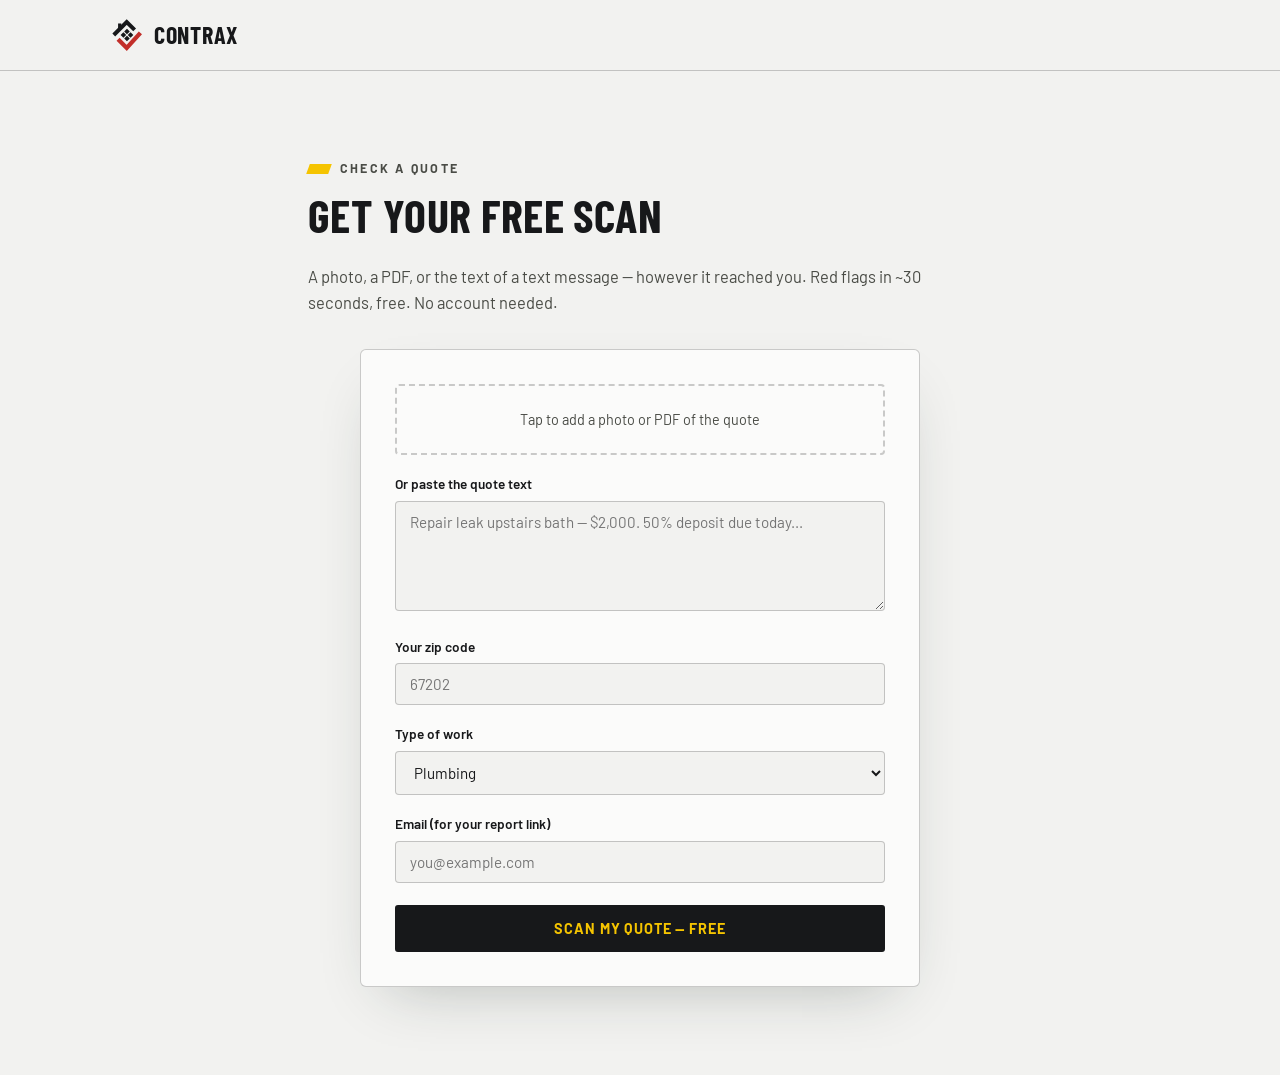
<file: check.html>
<!doctype html>
<html lang="en">
<head>
<meta charset="utf-8">
<meta name="viewport" content="width=device-width, initial-scale=1">
<title>Check a quote — Contrax</title>
<link rel="icon" href="data:image/svg+xml,%3Csvg xmlns='http://www.w3.org/2000/svg' viewBox='0 0 100 100'%3E%3Crect width='100' height='100' rx='14' fill='%2317181A'/%3E%3Cpath d='M16 50 52 14 74 36' stroke='%23F2F2F0' stroke-width='11' fill='none'/%3E%3Crect x='28' y='18' width='9' height='13' fill='%23F2F2F0'/%3E%3Cg fill='%23F2F2F0' transform='rotate(-45 52 50)'%3E%3Crect x='40' y='38' width='11' height='11'/%3E%3Crect x='54' y='38' width='11' height='11'/%3E%3Crect x='40' y='52' width='11' height='11'/%3E%3Crect x='54' y='52' width='11' height='11'/%3E%3C/g%3E%3Cpath d='M28 62 52 86 90 44' stroke='%23F5C400' stroke-width='12' fill='none'/%3E%3C/svg%3E">
<link rel="preconnect" href="https://fonts.googleapis.com">
<link rel="preconnect" href="https://fonts.gstatic.com" crossorigin>
<link href="https://fonts.googleapis.com/css2?family=Barlow+Condensed:wght@600;700&family=Barlow:wght@400;500;600;700&display=swap" rel="stylesheet">
<link rel="stylesheet" href="css/style.css">
<style>
.form-card{background:var(--paper-2);border:1px solid var(--line);border-radius:6px;padding:34px;max-width:560px;margin:0 auto;box-shadow:0 24px 60px -28px rgba(28,43,36,.3)}
.form-card label{display:block;font-size:.85rem;font-weight:600;margin:18px 0 6px}
.form-card input[type=text],.form-card input[type=email],.form-card select,.form-card textarea{
  width:100%;font-family:var(--font-body);font-size:.95rem;padding:11px 14px;
  border:1.5px solid var(--line);border-radius:4px;background:var(--paper);color:var(--ink);outline:none;
}
.form-card input:focus,.form-card select:focus,.form-card textarea:focus{border-color:var(--green)}
.form-card textarea{min-height:110px;resize:vertical}
.drop{border:2px dashed var(--line);border-radius:4px;padding:22px;text-align:center;font-size:.9rem;color:var(--ink-soft);cursor:pointer}
.drop.has-file{border-color:var(--green);color:var(--green);font-weight:600}
.form-err{color:var(--flag);font-size:.88rem;margin-top:14px;display:none}
</style>
</head>
<body>
<header class="site-head">
  <div class="wrap head-row">
    <a class="brand" href="index.html"><svg class="brand-mark" viewBox="0 0 100 100" aria-hidden="true"><path class="m-roof" d="M16 50 52 14 74 36"/><rect class="m-ink" x="28" y="18" width="9" height="13"/><g class="m-win" transform="rotate(-45 52 50)"><rect x="40" y="38" width="11" height="11"/><rect x="54" y="38" width="11" height="11"/><rect x="40" y="52" width="11" height="11"/><rect x="54" y="52" width="11" height="11"/></g><path class="m-check" d="M28 62 52 86 90 44"/></svg><span>Contrax</span></a>
  </div>
</header>
<main class="section">
  <div class="wrap wrap-narrow">
    <p class="eyebrow">Check a quote</p>
    <h2>Get your free scan</h2>
    <p style="color:var(--ink-soft);margin-bottom:34px">A photo, a PDF, or the text of a text message — however it reached you. Red flags in ~30 seconds, free. No account needed.</p>
    <form class="form-card" id="quoteForm">
      <div class="drop" id="drop" tabindex="0">Tap to add a photo or PDF of the quote</div>
      <input type="file" id="file" accept="image/jpeg,image/png,image/webp,image/gif,application/pdf" hidden>
      <label for="quoteText">Or paste the quote text</label>
      <textarea id="quoteText" placeholder="Repair leak upstairs bath — $2,000. 50% deposit due today..."></textarea>
      <label for="zip">Your zip code</label>
      <input type="text" id="zip" inputmode="numeric" maxlength="5" placeholder="67202" required>
      <label for="trade">Type of work</label>
      <select id="trade">
        <option value="plumbing">Plumbing</option>
        <option value="hvac">Heating &amp; cooling (HVAC)</option>
        <option value="roofing">Roofing</option>
        <option value="electrical">Electrical</option>
        <option value="other">Other</option>
      </select>
      <label for="email">Email (for your report link)</label>
      <input type="email" id="email" placeholder="you@example.com">
      <p class="form-err" id="err"></p>
      <button class="btn btn-solid" type="submit" id="submitBtn" style="width:100%;margin-top:22px">Scan my quote — free</button>
    </form>
  </div>
</main>
<script>
(function () {
  var drop = document.getElementById("drop"), fileInput = document.getElementById("file");
  drop.addEventListener("click", function () { fileInput.click(); });
  fileInput.addEventListener("change", function () {
    if (fileInput.files[0]) { drop.textContent = fileInput.files[0].name; drop.classList.add("has-file"); }
  });
  var form = document.getElementById("quoteForm"), err = document.getElementById("err"),
      btn = document.getElementById("submitBtn");
  form.addEventListener("submit", async function (e) {
    e.preventDefault(); err.style.display = "none";
    var fd = new FormData();
    fd.append("zip_code", document.getElementById("zip").value.trim());
    fd.append("trade", document.getElementById("trade").value);
    fd.append("email", document.getElementById("email").value.trim());
    fd.append("quote_text", document.getElementById("quoteText").value);
    if (fileInput.files[0]) fd.append("file", fileInput.files[0]);
    btn.disabled = true; btn.textContent = "Uploading…";
    try {
      var res = await fetch("/api/quotes", { method: "POST", body: fd });
      var data = await res.json();
      if (!res.ok) throw new Error(data.detail || "Something went wrong");
      if (data.checkout_url) window.location = data.checkout_url;
      else window.location = "report.html?id=" + data.report_id;
    } catch (ex) {
      err.textContent = ex.message; err.style.display = "block";
      btn.disabled = false; btn.textContent = "Scan my quote — free";
    }
  });
})();
</script>
</body>
</html>
</file>
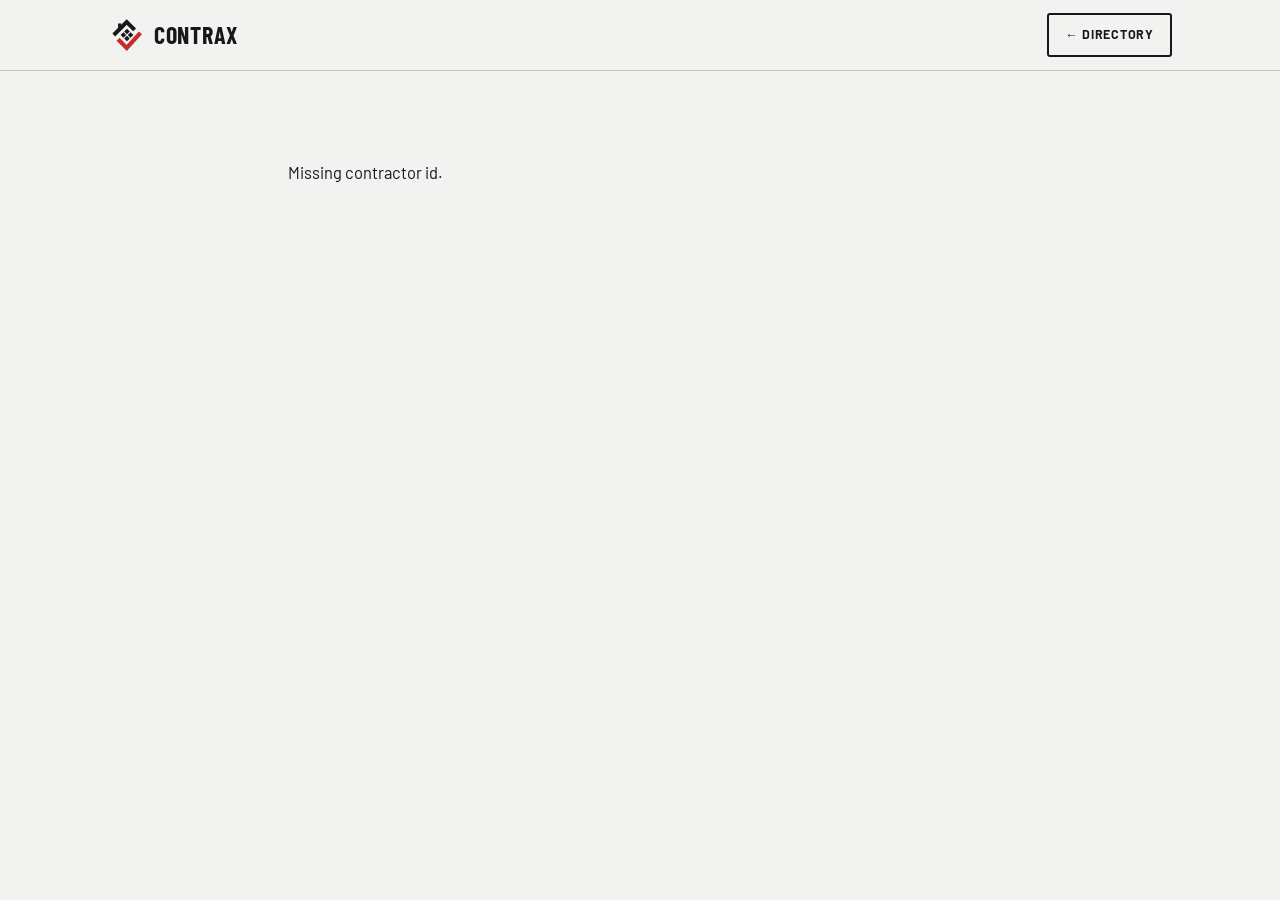
<file: contractor.html>
<!doctype html>
<html lang="en">
<head>
<meta charset="utf-8">
<meta name="viewport" content="width=device-width, initial-scale=1">
<title>Contractor record — Contrax</title>
<link rel="icon" href="data:image/svg+xml,%3Csvg xmlns='http://www.w3.org/2000/svg' viewBox='0 0 100 100'%3E%3Crect width='100' height='100' rx='14' fill='%2317181A'/%3E%3Cpath d='M16 50 52 14 74 36' stroke='%23F2F2F0' stroke-width='11' fill='none'/%3E%3Crect x='28' y='18' width='9' height='13' fill='%23F2F2F0'/%3E%3Cg fill='%23F2F2F0' transform='rotate(-45 52 50)'%3E%3Crect x='40' y='38' width='11' height='11'/%3E%3Crect x='54' y='38' width='11' height='11'/%3E%3Crect x='40' y='52' width='11' height='11'/%3E%3Crect x='54' y='52' width='11' height='11'/%3E%3C/g%3E%3Cpath d='M28 62 52 86 90 44' stroke='%23F5C400' stroke-width='12' fill='none'/%3E%3C/svg%3E">
<link rel="preconnect" href="https://fonts.googleapis.com">
<link rel="preconnect" href="https://fonts.gstatic.com" crossorigin>
<link href="https://fonts.googleapis.com/css2?family=Barlow+Condensed:wght@600;700&family=Barlow:wght@400;500;600;700&display=swap" rel="stylesheet">
<link rel="stylesheet" href="css/style.css">
<style>
.rec-card{background:var(--paper-2);border:1px solid var(--line);border-radius:6px;padding:30px;margin-bottom:22px}
.stat-grid{display:grid;grid-template-columns:repeat(3,1fr);gap:14px;margin-top:16px}
.stat{background:var(--paper);border-radius:4px;padding:14px 16px}
.stat b{display:block;font-family:var(--font-display);font-size:1.35rem;font-weight:600}
.stat span{font-size:.72rem;color:var(--ink-faint);letter-spacing:.05em;text-transform:uppercase}
.contact-form label{display:block;font-size:.85rem;font-weight:600;margin:14px 0 6px}
.contact-form input,.contact-form textarea{
  width:100%;font-family:var(--font-body);font-size:.93rem;padding:10px 13px;
  border:1.5px solid var(--line);border-radius:4px;background:var(--paper);color:var(--ink);outline:none;
}
.contact-form input:focus,.contact-form textarea:focus{border-color:var(--green)}
.contact-form textarea{min-height:90px;resize:vertical}
@media(max-width:640px){.stat-grid{grid-template-columns:repeat(2,1fr)}}
</style>
</head>
<body>
<header class="site-head">
  <div class="wrap head-row">
    <a class="brand" href="index.html" aria-label="Contrax home"><svg class="brand-mark" viewBox="0 0 100 100" aria-hidden="true"><path class="m-roof" d="M16 50 52 14 74 36"/><rect class="m-ink" x="28" y="18" width="9" height="13"/><g class="m-win" transform="rotate(-45 52 50)"><rect x="40" y="38" width="11" height="11"/><rect x="54" y="38" width="11" height="11"/><rect x="40" y="52" width="11" height="11"/><rect x="54" y="52" width="11" height="11"/></g><path class="m-check" d="M28 62 52 86 90 44"/></svg><span>Contrax</span></a>
    <a class="btn btn-ghost head-cta" style="margin-left:auto" href="contractors.html">&larr; Directory</a>
  </div>
</header>
<main class="section">
  <div class="wrap" style="max-width:760px" id="root">
    <p style="color:var(--ink-soft)">Loading record…</p>
  </div>
</main>
<script>
(function () {
  var id = new URLSearchParams(location.search).get("id");
  var root = document.getElementById("root");
  if (!id) { root.innerHTML = "<p>Missing contractor id.</p>"; return; }
  var TRADES = { plumbing: "Plumbing", hvac: "HVAC", roofing: "Roofing", electrical: "Electrical", other: "Other" };
  function esc(s) { var d = document.createElement("div"); d.textContent = s == null ? "" : String(s); return d.innerHTML; }

  function render(c) {
    var lic = c.license_status === "verified"
      ? '<span class="badge good">License verified · ' + esc(c.license_number) + "</span>"
      : '<span class="badge warn">No license on file</span>';
    var comp = c.complaints_3yr > 0
      ? '<span class="badge warn">' + c.complaints_3yr + " complaint" + (c.complaints_3yr > 1 ? "s" : "") + " (3 yr)</span>"
      : '<span class="badge good">0 complaints (3 yr)</span>';
    var tier = c.fair_quote_rate >= 80 ? "var(--green)" : c.fair_quote_rate >= 60 ? "var(--amber-deep)" : "var(--flag)";
    root.innerHTML =
      '<p class="eyebrow">Contractor record</p>' +
      "<h2>" + esc(c.name) + (c.featured ? ' <span class="spon-chip" style="position:static;vertical-align:middle;margin-left:8px">Sponsored</span>' : "") + "</h2>" +
      '<p style="color:var(--ink-faint);margin:-8px 0 14px">' + esc(TRADES[c.trade] || c.trade) + " · " + esc(c.city) + " · " + esc(c.phone) + "</p>" +
      "<div>" + lic + comp + "</div>" +
      '<div class="rec-card" style="margin-top:20px"><h3>The Contrax record</h3>' +
      '<p style="font-size:.85rem;color:var(--ink-faint)">Built from public records and quotes analyzed on Contrax. Cannot be bought, edited, or hidden.</p>' +
      '<div class="stat-grid">' +
        '<div class="stat"><b style="color:' + tier + '">' + c.fair_quote_rate + "</b><span>fair-quote score</span></div>" +
        '<div class="stat"><b>' + c.quotes_analyzed + "</b><span>quotes analyzed</span></div>" +
        '<div class="stat"><b>' + c.permits_12mo + "</b><span>permits (12 mo)</span></div>" +
        '<div class="stat"><b>' + c.complaints_3yr + "</b><span>complaints (3 yr)</span></div>" +
        '<div class="stat"><b>' + c.years + "</b><span>years in business</span></div>" +
        '<div class="stat"><b>' + (c.license_status === "verified" ? "Active" : "—") + "</b><span>license status</span></div>" +
      "</div></div>" +
      '<div class="rec-card"><h3>About</h3><p style="color:var(--ink-soft)">' + esc(c.blurb) + "</p></div>" +
      '<div class="rec-card"><h3>Request a quote</h3>' +
      '<p style="font-size:.9rem;color:var(--ink-soft)">Contrax sends your request and keeps the paper trail — so every quote you get back can be scanned for free.</p>' +
      '<form class="contact-form" id="cf">' +
        '<label for="cfName">Your name</label><input id="cfName" type="text" required>' +
        '<label for="cfEmail">Email</label><input id="cfEmail" type="email" required>' +
        '<label for="cfMsg">What do you need done?</label><textarea id="cfMsg" placeholder="Water heater is leaking from the base…"></textarea>' +
        '<button class="btn btn-solid btn-small" type="submit" style="margin-top:14px">Send request</button>' +
        '<p id="cfOut" style="margin-top:12px;font-size:.9rem"></p>' +
      "</form></div>" +
      '<p class="rp-src" style="font-size:.78rem;color:var(--ink-faint)">Records reflect public data at the time shown. Demo data during launch.</p>';

    document.getElementById("cf").addEventListener("submit", async function (e) {
      e.preventDefault();
      var out = document.getElementById("cfOut");
      try {
        var res = await fetch("/api/contractors/" + encodeURIComponent(id) + "/contact", {
          method: "POST",
          headers: { "content-type": "application/json" },
          body: JSON.stringify({
            name: document.getElementById("cfName").value,
            email: document.getElementById("cfEmail").value,
            message: document.getElementById("cfMsg").value
          })
        });
        var data = await res.json();
        if (!res.ok) throw new Error(data.detail || "Something went wrong");
        out.style.color = "var(--green)"; out.textContent = "Request sent. You'll hear back by email — scan any quote they send, free.";
      } catch (ex) {
        out.style.color = "#C22F2A"; out.textContent = ex.message;
      }
    });
  }

  fetch("/api/contractors/" + encodeURIComponent(id))
    .then(function (r) { return r.json().then(function (d) { if (!r.ok) throw new Error(d.detail || "Not found"); render(d); }); })
    .catch(function (ex) { root.innerHTML = '<p style="color:#C22F2A">' + esc(ex.message) + "</p>"; });
})();
</script>
</body>
</html>
</file>
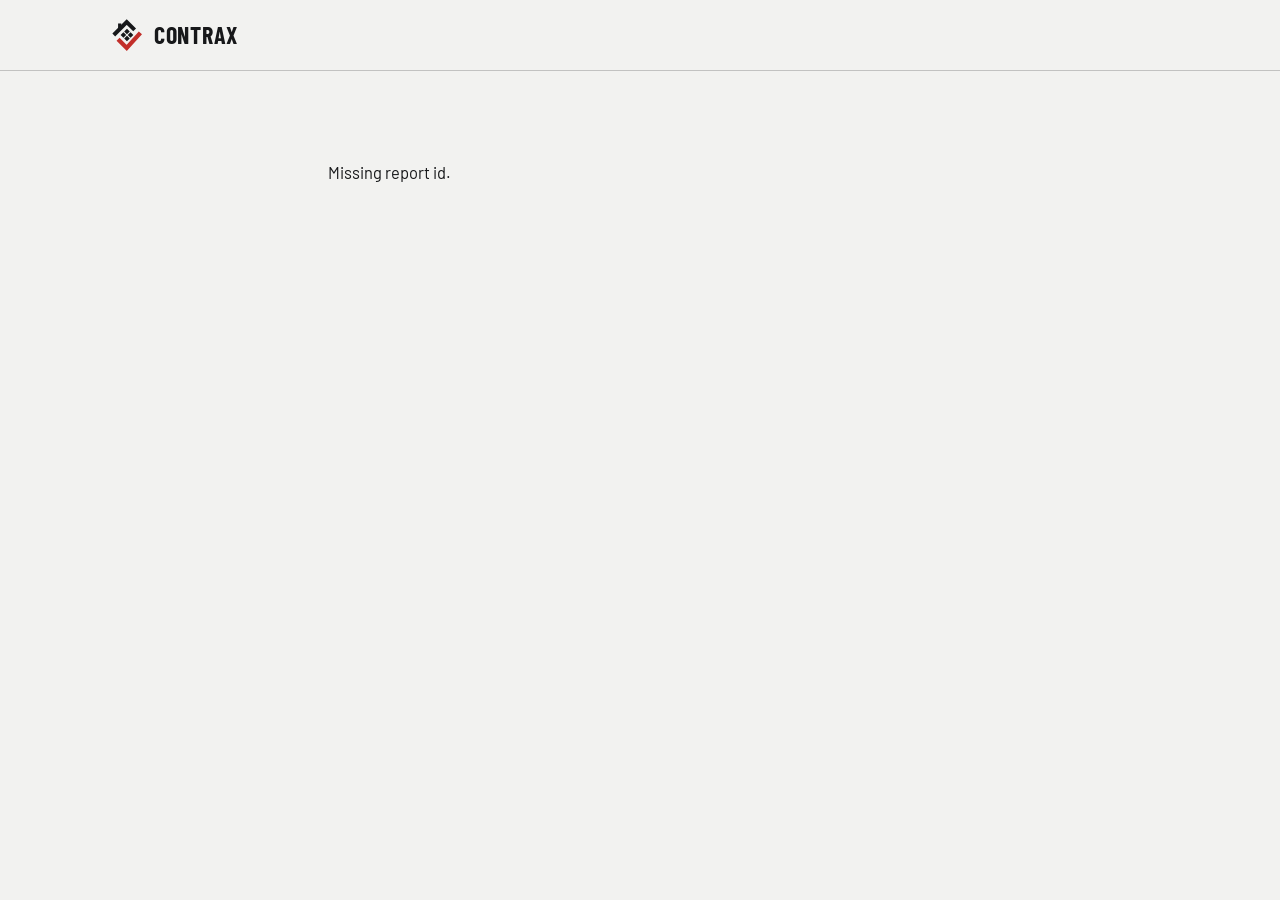
<file: report.html>
<!doctype html>
<html lang="en">
<head>
<meta charset="utf-8">
<meta name="viewport" content="width=device-width, initial-scale=1">
<title>Your report — Contrax</title>
<link rel="icon" href="data:image/svg+xml,%3Csvg xmlns='http://www.w3.org/2000/svg' viewBox='0 0 100 100'%3E%3Crect width='100' height='100' rx='14' fill='%2317181A'/%3E%3Cpath d='M16 50 52 14 74 36' stroke='%23F2F2F0' stroke-width='11' fill='none'/%3E%3Crect x='28' y='18' width='9' height='13' fill='%23F2F2F0'/%3E%3Cg fill='%23F2F2F0' transform='rotate(-45 52 50)'%3E%3Crect x='40' y='38' width='11' height='11'/%3E%3Crect x='54' y='38' width='11' height='11'/%3E%3Crect x='40' y='52' width='11' height='11'/%3E%3Crect x='54' y='52' width='11' height='11'/%3E%3C/g%3E%3Cpath d='M28 62 52 86 90 44' stroke='%23F5C400' stroke-width='12' fill='none'/%3E%3C/svg%3E">
<link rel="preconnect" href="https://fonts.googleapis.com">
<link rel="preconnect" href="https://fonts.gstatic.com" crossorigin>
<link href="https://fonts.googleapis.com/css2?family=Barlow+Condensed:wght@600;700&family=Barlow:wght@400;500;600;700&display=swap" rel="stylesheet">
<link rel="stylesheet" href="css/style.css">
<style>
.report-page{max-width:680px;margin:0 auto}
.pending{background:var(--paper-2);border:1px solid var(--line);border-radius:6px;padding:44px;text-align:center}
.spinner{width:36px;height:36px;border:3px solid var(--line);border-top-color:var(--green);border-radius:50%;margin:0 auto 18px;animation:spin 1s linear infinite}
@keyframes spin{to{transform:rotate(360deg)}}
.rp-card{background:var(--paper-2);border:1px solid var(--line);border-radius:6px;padding:30px;margin-bottom:22px}
.rp-verdict{display:flex;gap:10px;align-items:center;font-weight:600;padding:13px 16px;border-radius:4px;margin-bottom:20px}
.rp-verdict.fair{background:var(--green-soft);color:var(--green-deep)}
.rp-verdict.negotiate,.rp-verdict.scan{background:var(--flag-soft);color:var(--flag-deep)}
.rp-verdict.caution{background:var(--flag-soft);color:var(--flag-deep)}
.rp-flag{padding:12px 0;border-bottom:1px dashed var(--line-soft)}
.rp-flag b{font-size:.95rem}
.rp-flag.danger b::before{content:"\26A0  ";color:var(--flag)}
.rp-flag.warning b::before{content:"\26A0  ";color:var(--amber)}
.rp-flag p{font-size:.9rem;color:var(--ink-soft);margin-top:3px}
.rp-src{font-size:.78rem;color:var(--ink-faint)}
.rp-msg{background:var(--paper);border-radius:4px;padding:16px;font-size:.93rem;color:var(--ink-soft);margin:12px 0 14px}
.rp-locked{position:relative;overflow:hidden}
.rp-blur{filter:blur(6px);user-select:none;pointer-events:none;opacity:.75}
.rp-lockover{position:absolute;inset:0;display:flex;flex-direction:column;align-items:center;justify-content:center;text-align:center;gap:14px;padding:24px;background:rgba(255,253,247,.55)}
.rp-lockover p{font-size:.95rem;color:var(--ink-soft);max-width:30em}
.rp-lockover b{color:var(--ink)}
h3{margin-bottom:8px}
</style>
</head>
<body>
<header class="site-head">
  <div class="wrap head-row">
    <a class="brand" href="index.html" aria-label="Contrax home"><svg class="brand-mark" viewBox="0 0 100 100" aria-hidden="true"><path class="m-roof" d="M16 50 52 14 74 36"/><rect class="m-ink" x="28" y="18" width="9" height="13"/><g class="m-win" transform="rotate(-45 52 50)"><rect x="40" y="38" width="11" height="11"/><rect x="54" y="38" width="11" height="11"/><rect x="40" y="52" width="11" height="11"/><rect x="54" y="52" width="11" height="11"/></g><path class="m-check" d="M28 62 52 86 90 44"/></svg><span>Contrax</span></a>
  </div>
</header>
<main class="section">
  <div class="wrap report-page" id="root">
    <div class="pending">
      <div class="spinner" aria-hidden="true"></div>
      <h3 id="pendTitle">Scanning your quote — free</h3>
      <p id="pendBody" style="color:var(--ink-soft)">Reading the document and checking the fine print for red flags. About 30 seconds.</p>
    </div>
  </div>
</main>
<script>
(function () {
  var id = new URLSearchParams(location.search).get("id");
  var root = document.getElementById("root");
  if (!id) { root.innerHTML = "<p>Missing report id.</p>"; return; }
  function esc(s) { var d = document.createElement("div"); d.textContent = s == null ? "" : String(s); return d.innerHTML; }
  function money(n) { return n == null ? "—" : "$" + Number(n).toLocaleString(); }
  function flagsHtml(flags) {
    return flags.map(function (f) {
      return '<div class="rp-flag ' + esc(f.severity) + '"><b>' + esc(f.title) + '</b><p>' + esc(f.detail) + '</p></div>';
    }).join("");
  }
  function setPending(title, body) {
    var t = document.getElementById("pendTitle"), b = document.getElementById("pendBody");
    if (t) { t.textContent = title; b.textContent = body; }
    else {
      root.innerHTML = '<div class="pending"><div class="spinner" aria-hidden="true"></div><h3 id="pendTitle">' + esc(title) + '</h3><p id="pendBody" style="color:var(--ink-soft)">' + esc(body) + "</p></div>";
    }
  }

  /* ---- free scan view: flags free, the rest locked ---- */
  function renderScan(scan) {
    var n = scan.flags.length;
    var headline = n === 0 ? "No red flags in the fine print" : n + " red flag" + (n > 1 ? "s" : "") + " found — free scan";
    root.innerHTML =
      '<p class="eyebrow">Free scan results</p>' +
      '<div class="rp-card"><div class="rp-verdict ' + (n === 0 ? "fair" : "scan") + '">' + esc(headline) + "</div>" +
        flagsHtml(scan.flags) +
        '<p class="rp-src" style="margin-top:14px">Found by document analysis — free, every time.</p></div>' +
      '<div class="rp-card rp-locked"><div class="rp-blur">' +
        "<h3>Fair price for your area</h3><p>Their quote: $2,000 · Local range: $650–$1,100 based on nearby jobs and published prices…</p>" +
        "<h3 style=\"margin-top:18px\">Contractor background</h3><p>License status, complaint history, and reviews from public records…</p>" +
        "<h3 style=\"margin-top:18px\">Your counter-offer</h3><p>Hi — thanks for the quote. Comparable repairs in this area run…</p>" +
      "</div>" +
      '<div class="rp-lockover">' +
        "<p><b>Unlock the full report.</b> The fair price for your zip code, the contractor's license &amp; complaint check, the exact reply to send — and a negotiation coach until it's settled.</p>" +
        '<button class="btn btn-solid" id="unlockBtn" type="button">Unlock full report — free during launch</button>' +
        '<p class="rp-src">Free while we grow. Sponsors never touch verdicts.</p>' +
      "</div></div>" +
      '<p class="rp-src">Contrax provides pricing information, not legal or professional advice.</p>';
    document.getElementById("unlockBtn").addEventListener("click", async function () {
      this.disabled = true; this.textContent = "One moment…";
      try {
        var res = await fetch("/api/reports/" + encodeURIComponent(id) + "/unlock", { method: "POST" });
        var data = await res.json();
        if (!res.ok) throw new Error(data.detail || "Something went wrong");
        if (data.checkout_url) { window.location = data.checkout_url; return; }
        setPending("Building your full report", "Checking the contractor's records and local prices. Usually a minute or two.");
        setTimeout(poll, 2500);
      } catch (ex) {
        this.disabled = false; this.textContent = "Unlock full report — free during launch";
        alert(ex.message);
      }
    });
  }

  /* ---- full report view ---- */
  function render(r) {
    var findings = r.research_findings.map(function (f) {
      return '<div class="rp-flag"><p>' + esc(f.finding) + ' <span class="rp-src">— ' + esc(f.source) + '</span></p></div>';
    }).join("");
    var qs = r.questions_to_ask.map(function (q) { return "<li>" + esc(q) + "</li>"; }).join("");
    root.innerHTML =
      '<p class="eyebrow">Contrax report</p>' +
      '<div class="rp-card">' +
        '<div class="rp-verdict ' + esc(r.verdict) + '">' + esc(r.headline) + "</div>" +
        "<p><b>Their quote:</b> " + money(r.quote_total) + " &nbsp;·&nbsp; <b>Local range:</b> " +
        money(r.local_range_low) + "–" + money(r.local_range_high) +
        ' <span class="rp-src">(confidence: ' + esc(r.price_confidence) + ")</span></p>" +
        '<p class="rp-src" style="margin-top:6px">' + esc(r.price_basis) + "</p></div>" +
      '<div class="rp-card"><h3>Red flags</h3>' + (flagsHtml(r.red_flags) || "<p>None found.</p>") + "</div>" +
      '<div class="rp-card"><h3>What we found researching the contractor</h3>' + (findings || "<p>Nothing verifiable found.</p>") + "</div>" +
      '<div class="rp-card"><h3>Your counter-offer, ready to send</h3>' +
        '<div class="rp-msg">' + esc(r.counter_offer_message) + "</div>" +
        '<button class="btn btn-small" id="copyBtn" type="button">Copy message</button></div>' +
      '<div class="rp-card"><h3>Questions to ask before signing</h3><ul style="padding-left:20px;color:var(--ink-soft)">' + qs + "</ul></div>" +
      '<div class="rp-card"><h3>Contractor pushed back?</h3>' +
        '<p style="font-size:.9rem;color:var(--ink-soft);margin-bottom:10px">Paste their reply and Contrax plans your next move.</p>' +
        '<textarea id="fuInput" placeholder="He said $1,800 is the lowest he can go…" style="width:100%;min-height:84px;font-family:inherit;font-size:.92rem;padding:11px 13px;border:1.5px solid var(--line);border-radius:4px;background:var(--paper);color:var(--ink);resize:vertical;outline:none"></textarea>' +
        '<button class="btn btn-small" id="fuBtn" type="button" style="margin-top:10px">Get my next move</button>' +
        '<div id="fuOut"></div></div>' +
      '<p class="rp-src">Contrax provides pricing information, not legal or professional advice.</p>';
    document.getElementById("copyBtn").addEventListener("click", function () {
      navigator.clipboard.writeText(r.counter_offer_message);
      this.textContent = "Copied";
    });
    var fuBtn = document.getElementById("fuBtn"), fuOut = document.getElementById("fuOut");
    fuBtn.addEventListener("click", async function () {
      var reply = document.getElementById("fuInput").value.trim();
      if (reply.length < 3) return;
      fuBtn.disabled = true; fuBtn.textContent = "Thinking…";
      try {
        var res = await fetch("/api/reports/" + encodeURIComponent(id) + "/followup", {
          method: "POST",
          headers: { "content-type": "application/json" },
          body: JSON.stringify({ reply: reply })
        });
        var data = await res.json();
        if (!res.ok) throw new Error(data.detail || "Something went wrong");
        fuOut.innerHTML =
          '<p style="font-size:.92rem;color:var(--ink-soft);margin:16px 0 10px"><b style="color:var(--ink)">The play:</b> ' + esc(data.advice) + "</p>" +
          '<div class="rp-msg" style="margin-top:0">' + esc(data.message) + "</div>" +
          '<button class="btn btn-small" id="fuCopy" type="button">Copy message</button>';
        document.getElementById("fuCopy").addEventListener("click", function () {
          navigator.clipboard.writeText(data.message);
          this.textContent = "Copied";
        });
      } catch (ex) {
        fuOut.innerHTML = '<p style="color:#C22F2A;font-size:.9rem;margin-top:12px">' + esc(ex.message) + "</p>";
      }
      fuBtn.disabled = false; fuBtn.textContent = "Get my next move";
    });
  }

  async function poll() {
    try {
      var res = await fetch("/api/reports/" + encodeURIComponent(id));
      var data = await res.json();
      if (!res.ok) throw new Error(data.detail || "Report not found");
      if (data.status === "complete") { render(data.report); return; }
      if (data.status === "scanned") { renderScan(data.scan); return; }
      if (data.status === "failed") {
        root.innerHTML = '<div class="pending"><h3>Analysis failed</h3><p style="color:var(--ink-soft)">' + esc(data.error) + "</p></div>";
        return;
      }
      if (data.status === "processing") {
        setPending("Building your full report", "Checking the contractor's records and local prices. Usually a minute or two.");
      }
      setTimeout(poll, 3000);
    } catch (ex) {
      root.innerHTML = '<div class="pending"><h3>Hmm</h3><p style="color:var(--ink-soft)">' + esc(ex.message) + "</p></div>";
    }
  }
  poll();
})();
</script>
</body>
</html>
</file>
<file: css/style.css>
/* ============================================================
   Contrax design system — "Hi-vis worksite"
   Deliberate direction: the visual language of the trades,
   working for the homeowner. Concrete neutrals, safety yellow,
   signal red for flags, condensed industrial display type.
   Tokens first; components only consume tokens.
   ============================================================ */

:root{
  /* surfaces */
  --paper:#F2F2F0;        /* concrete — page */
  --paper-2:#FBFBFA;      /* panel */
  --paper-3:#ECECEA;      /* tint band */
  /* ink */
  --ink:#17181A;
  --ink-soft:#4A4C46;
  --ink-faint:#6E7069;
  /* brand accents */
  --amber:#F5C400;        /* safety yellow */
  --amber-deep:#8A7000;   /* yellow readable on light */
  --flag:#C22F2A;         /* signal red — flags & the check mark */
  --flag-deep:#93231D;
  --flag-soft:#F9E7E6;
  /* semantic pass */
  --green:#2E7D4F;
  --green-deep:#1F5A38;
  --green-soft:#E3EEE7;
  /* lines */
  --line:rgba(23,24,26,.22);
  --line-soft:rgba(23,24,26,.10);
  /* geometry: sharp, industrial */
  --radius:4px;
  --hazard:repeating-linear-gradient(-45deg,var(--ink) 0 8px,var(--amber) 8px 16px);
  --shadow-flat:6px 6px 0 rgba(23,24,26,.08);
  /* type */
  --font-display:'Barlow Condensed','Arial Narrow',Arial,sans-serif;
  --font-body:'Barlow',Arial,Helvetica,sans-serif;
  /* legacy alias kept for page-level styles */
  --green-deep-legacy:#1F5A38;
}

*{margin:0;padding:0;box-sizing:border-box}
html{scroll-behavior:smooth}
body{
  font-family:var(--font-body);
  background:var(--paper);
  color:var(--ink);
  line-height:1.6;
  font-size:16.5px;
  -webkit-font-smoothing:antialiased;
}
img,svg{display:block}
a{color:inherit;text-decoration:none}
::selection{background:var(--amber);color:var(--ink)}
:where(a,button,input,select,textarea,summary):focus-visible{
  outline:2.5px solid var(--ink);outline-offset:2px;
}

.wrap{max-width:1120px;margin:0 auto;padding:0 28px}
.wrap-narrow{max-width:720px}

h1,h2,h3{
  font-family:var(--font-display);font-weight:700;
  text-transform:uppercase;line-height:.96;letter-spacing:.01em;
  text-wrap:balance;
}
h1{font-size:clamp(2.9rem,6vw,4.5rem)}
h1 em{font-style:normal;background:var(--amber);padding:0 .1em;box-decoration-break:clone;-webkit-box-decoration-break:clone}
h2{font-size:clamp(2rem,3.6vw,3rem);margin-bottom:.55em}
h3{font-size:1.35rem;letter-spacing:.03em}
p{text-wrap:pretty}

.eyebrow{
  font-size:.78rem;font-weight:700;letter-spacing:.18em;text-transform:uppercase;
  color:var(--ink-soft);margin-bottom:14px;display:flex;align-items:center;gap:10px;
}
.eyebrow::before{content:"";width:22px;height:10px;background:var(--amber);transform:skewX(-20deg)}

.hazard{height:6px;background:var(--hazard)}

/* ---------- buttons ---------- */
.btn{
  display:inline-block;padding:13px 24px;border-radius:3px;
  font-family:var(--font-body);font-weight:700;font-size:.9rem;
  letter-spacing:.06em;text-transform:uppercase;
  border:2px solid var(--ink);cursor:pointer;
  transition:transform .2s ease,box-shadow .2s ease,background .2s ease,color .2s ease;
}
.btn:hover{transform:translate(-2px,-2px);box-shadow:4px 4px 0 var(--amber)}
.btn:active{transform:translate(0,0);box-shadow:2px 2px 0 var(--amber)}
.btn-solid{background:var(--ink);color:var(--amber)}
.btn-solid:hover{background:#000}
.btn-solid:focus-visible{outline-color:var(--amber)}
.btn-ghost{background:transparent;color:var(--ink)}
.btn-ghost:hover{background:var(--ink);color:var(--amber)}
.btn-small{padding:9px 16px;font-size:.8rem}
.btn:disabled{opacity:.55;cursor:not-allowed;transform:none;box-shadow:none}

/* ---------- header ---------- */
.site-head{
  position:sticky;top:0;z-index:50;
  background:rgba(242,242,240,.92);
  backdrop-filter:blur(10px);
  border-bottom:1px solid var(--line);
}
.head-row{display:flex;align-items:center;gap:32px;height:70px}
.brand{
  display:flex;align-items:center;gap:10px;
  font-family:var(--font-display);font-size:1.5rem;font-weight:700;
  text-transform:uppercase;letter-spacing:.03em;
}
.brand-mark{width:36px;height:36px;overflow:visible;transition:transform .3s ease}
.brand:hover .brand-mark{transform:rotate(-6deg)}
.brand-mark .m-roof{stroke:var(--ink);stroke-width:11;fill:none}
.brand-mark .m-ink,.brand-mark .m-win rect{fill:var(--ink)}
.brand-mark .m-check{stroke:var(--flag);stroke-width:12;fill:none}
.site-nav{display:flex;gap:24px;margin-left:auto}
.site-nav a{
  font-size:.8rem;font-weight:700;letter-spacing:.08em;text-transform:uppercase;
  color:var(--ink-soft);position:relative;padding:4px 0;
}
.site-nav a::after{
  content:"";position:absolute;left:0;bottom:-3px;width:100%;height:3px;
  background:var(--amber);transform:scaleX(0);transform-origin:left;transition:transform .2s ease;
}
.site-nav a:hover{color:var(--ink)}
.site-nav a:hover::after{transform:scaleX(1)}
.head-cta{padding:10px 16px;font-size:.78rem}
.nav-toggle{display:none;background:none;border:none;cursor:pointer;padding:8px}
.nav-toggle span{display:block;width:22px;height:3px;background:var(--ink);margin:4px 0}

/* ---------- hero ---------- */
.hero{padding:72px 0 56px;overflow:hidden}
.hero-grid{display:grid;grid-template-columns:1.05fr .95fr;gap:56px;align-items:center}
.hero-copy .lede{font-size:1.13rem;color:var(--ink-soft);margin:20px 0 22px;max-width:32em}
.hero-copy .hazard{width:190px;margin-bottom:26px}
.cta-row{display:flex;gap:14px;flex-wrap:wrap}
.trust-line{margin-top:20px;font-size:.85rem;color:var(--ink-faint)}

/* before/after: quote in, free scan out */
.hero-visual{position:relative}
.duo{display:flex;align-items:center;gap:14px}
.duo-card{
  flex:1;min-width:0;position:relative;
  background:var(--paper-2);border:1px solid var(--line);border-radius:6px;
  padding:18px 18px 16px;box-shadow:var(--shadow-flat);
}
.duo-label{
  font-size:.66rem;font-weight:700;letter-spacing:.16em;text-transform:uppercase;
  color:var(--ink-faint);margin-bottom:8px;
}
.duo-title{
  font-family:var(--font-display);font-weight:700;font-size:1.08rem;
  text-transform:uppercase;letter-spacing:.02em;
  border-bottom:2px solid var(--ink);padding-bottom:7px;margin-bottom:4px;
}
.duo-line{
  display:flex;justify-content:space-between;gap:8px;
  padding:7px 0;font-size:.8rem;color:var(--ink-soft);
  border-bottom:1px dashed var(--line);
}
.duo-line b{color:var(--ink);font-weight:700;white-space:nowrap}
.duo-total{font-weight:700;color:var(--ink)}
.hl{color:var(--flag);font-weight:700;box-shadow:inset 0 -2px 0 var(--flag)}
.mini-stamp{
  position:absolute;top:42%;left:50%;
  font-family:var(--font-display);font-size:1.2rem;font-weight:700;
  text-transform:uppercase;letter-spacing:.08em;color:var(--flag);
  border:3px solid var(--flag);border-radius:3px;padding:2px 10px;
  transform:translateX(-50%) rotate(-8deg);mix-blend-mode:multiply;opacity:.92;white-space:nowrap;
}
.duo-arrow{
  flex:0 0 auto;display:flex;flex-direction:column;align-items:center;gap:2px;
  color:var(--ink-faint);font-size:.66rem;font-weight:700;letter-spacing:.06em;text-transform:uppercase;
}
.duo-arrow path{stroke:var(--ink-soft);stroke-width:2.2;fill:none;stroke-linecap:round;stroke-linejoin:round}
.duo-arrow .flow{stroke-dasharray:6 5;animation:flow 1.1s linear infinite}
@keyframes flow{to{stroke-dashoffset:-11}}
.mini-verdict{background:var(--flag-soft);color:var(--flag-deep);font-weight:700;font-size:.78rem;padding:7px 10px;border-radius:3px;margin-bottom:8px;text-transform:uppercase;letter-spacing:.03em}
.mini-range{background:var(--green-soft);color:var(--green-deep);font-weight:700;font-size:.78rem;padding:7px 10px;border-radius:3px;margin-bottom:8px}
.mini-range b{white-space:nowrap}
.mini-flag{
  font-size:.74rem;color:var(--ink-soft);padding:5px 0 5px 16px;position:relative;
  border-bottom:1px dashed var(--line-soft);
}
.mini-flag::before{content:"";position:absolute;left:2px;top:11px;width:7px;height:7px;background:var(--flag)}
.mini-msg{
  background:var(--paper);border-radius:4px;padding:9px 11px;
  font-size:.76rem;color:var(--ink-soft);margin:10px 0 8px;
}
.mini-send{font-size:.72rem;font-weight:700;color:var(--green-deep);text-transform:uppercase;letter-spacing:.04em}
.mini-lock{border-top:1px dashed var(--line);margin-top:9px;padding-top:9px}
.blur{filter:blur(3.5px);user-select:none}
.mini-lock-note{font-size:.7rem;font-weight:700;color:var(--ink);margin-top:7px;padding-left:15px;position:relative}
.mini-lock-note::before{content:"";position:absolute;left:1px;top:3px;width:8px;height:7px;border:1.6px solid var(--ink);border-bottom:none;border-radius:3px 3px 0 0}
.mini-lock-note::after{content:"";position:absolute;left:-1px;top:8px;width:12px;height:7px;background:var(--amber);border-radius:1px}

/* ---------- sections ---------- */
.section{padding:88px 0}
.section-tint{background:var(--paper-3);border-top:1px solid var(--line-soft);border-bottom:1px solid var(--line-soft)}

/* steps / pain cards */
.steps{display:grid;grid-template-columns:repeat(3,1fr);gap:24px;margin-top:42px}
.step{
  background:var(--paper-2);border:1px solid var(--line-soft);border-radius:6px;
  padding:28px 26px;position:relative;
  transition:transform .22s ease,box-shadow .22s ease;
}
.step:hover{transform:translate(-3px,-3px);box-shadow:8px 8px 0 rgba(23,24,26,.1)}
.step-num{
  position:absolute;top:22px;right:22px;
  font-family:var(--font-display);font-size:1.15rem;font-weight:700;color:var(--ink-faint);
}
.step-icon{width:32px;height:32px;stroke:var(--ink);stroke-width:1.8;fill:none;stroke-linecap:round;stroke-linejoin:round;margin-bottom:16px}
.step h3{margin-bottom:10px}
.step p{font-size:.94rem;color:var(--ink-soft)}

/* ---------- sample report ---------- */
.report-grid{display:grid;grid-template-columns:1fr 1.05fr;gap:60px;align-items:center}
.report-copy p{color:var(--ink-soft)}
.check-list{list-style:none;margin-top:22px}
.check-list li{
  padding:9px 0 9px 32px;position:relative;font-size:.98rem;
  border-bottom:1px dashed var(--line-soft);
}
.check-list li::before{
  content:"";position:absolute;left:2px;top:15px;width:15px;height:8px;
  border-left:3px solid var(--green);border-bottom:3px solid var(--green);
  transform:rotate(-45deg);
}
.report-card{
  background:var(--paper-2);border:1px solid var(--line);border-radius:6px;
  padding:26px;box-shadow:var(--shadow-flat);
}
.report-head{display:flex;justify-content:space-between;align-items:baseline;margin-bottom:16px}
.report-head span:first-child{font-family:var(--font-display);font-weight:700;font-size:1.15rem;text-transform:uppercase;letter-spacing:.03em}
.report-meta{font-size:.8rem;color:var(--ink-faint)}
.verdict{
  display:flex;align-items:center;gap:10px;
  background:var(--flag-soft);color:var(--flag-deep);
  font-weight:700;font-size:.9rem;text-transform:uppercase;letter-spacing:.03em;
  padding:12px 15px;border-radius:3px;margin-bottom:20px;
}
.verdict svg{width:19px;height:19px;stroke:var(--flag-deep);stroke-width:1.8;fill:none;stroke-linecap:round;stroke-linejoin:round;flex-shrink:0}
.bars{display:grid;gap:12px}
.bar-row{display:grid;grid-template-columns:88px 1fr;align-items:center;gap:12px}
.bar-label{font-size:.8rem;color:var(--ink-soft);font-weight:600}
.bar{
  height:38px;border-radius:3px;display:flex;align-items:center;padding:0 13px;
  width:var(--w);transform-origin:left;transform:scaleX(0);
  transition:transform 1s cubic-bezier(.25,1,.35,1) .25s;
}
.in .bar{transform:scaleX(1)}
.bar b{font-size:.88rem;white-space:nowrap;opacity:0;transition:opacity .4s ease 1s}
.in .bar b{opacity:1}
.bar-theirs{background:var(--flag)}
.bar-theirs b{color:#FDF3F2}
.bar-local{background:var(--green)}
.bar-local b{color:#EFF6F1}
.report-note{font-size:.8rem;color:var(--ink-faint);margin:12px 0 20px}
.counter-box{border-top:1px dashed var(--line);padding-top:18px}
.counter-label{font-size:.74rem;font-weight:700;letter-spacing:.12em;text-transform:uppercase;color:var(--amber-deep);margin-bottom:10px}
.counter-msg{
  font-size:.92rem;color:var(--ink-soft);background:var(--paper);
  border-radius:4px;padding:14px 16px;margin-bottom:14px;
}

/* ---------- pricing ---------- */
.plans{display:grid;grid-template-columns:repeat(3,1fr);gap:24px;margin-top:42px;align-items:start}
.plans.two{grid-template-columns:repeat(2,1fr);max-width:780px;margin-left:auto;margin-right:auto}
.plan{
  background:var(--paper-2);border:1px solid var(--line-soft);border-radius:6px;
  padding:32px 30px;text-align:center;position:relative;
  transition:transform .22s ease,box-shadow .22s ease;
}
.plan:hover{transform:translate(-3px,-3px);box-shadow:8px 8px 0 rgba(23,24,26,.1)}
.plan-featured{border:2px solid var(--ink);padding-top:42px}
.plan-badge{
  position:absolute;top:-13px;left:50%;transform:translateX(-50%);
  background:var(--ink);color:var(--amber);font-size:.7rem;font-weight:700;
  letter-spacing:.1em;text-transform:uppercase;padding:5px 14px;border-radius:3px;white-space:nowrap;
}
.price{font-family:var(--font-display);font-size:3rem;font-weight:700;margin-top:8px}
.per{font-size:.83rem;color:var(--ink-faint);margin-bottom:20px}
.plan ul{list-style:none;margin-bottom:26px}
.plan li{font-size:.92rem;color:var(--ink-soft);padding:7px 0;border-bottom:1px dashed var(--line-soft)}
.plan li:last-child{border-bottom:none}

/* ---------- faq ---------- */
.faq{border-bottom:1px solid var(--line-soft)}
.faq summary{
  cursor:pointer;list-style:none;position:relative;
  font-family:var(--font-body);font-size:1.02rem;font-weight:700;
  padding:20px 40px 20px 0;
}
.faq summary::-webkit-details-marker{display:none}
.faq summary::after{
  content:"+";position:absolute;right:6px;top:50%;transform:translateY(-50%);
  font-size:1.5rem;font-weight:400;color:var(--amber-deep);transition:transform .22s ease;
}
.faq[open] summary::after{transform:translateY(-50%) rotate(45deg)}
.faq p{padding:0 0 22px;color:var(--ink-soft);font-size:.97rem;max-width:56em}

/* ---------- directory ---------- */
.dir-grid{display:grid;gap:16px;margin-top:30px}
.dir-card{
  position:relative;display:flex;justify-content:space-between;align-items:center;gap:18px;
  background:var(--paper-2);border:1px solid var(--line-soft);border-radius:6px;
  padding:22px 24px;transition:transform .22s ease,box-shadow .22s ease;
}
.dir-card:hover{transform:translate(-3px,-3px);box-shadow:8px 8px 0 rgba(23,24,26,.1)}
.dir-card.sponsored{border:2px solid var(--amber)}
.spon-chip{
  position:absolute;top:-11px;left:20px;background:var(--amber);color:var(--ink);
  font-size:.66rem;font-weight:700;letter-spacing:.1em;text-transform:uppercase;
  padding:3px 11px;border-radius:3px;
}
.dir-name{font-family:var(--font-display);font-weight:700;font-size:1.35rem;text-transform:uppercase;letter-spacing:.02em}
.dir-meta{font-size:.8rem;color:var(--ink-faint);margin:2px 0 10px}
.badge{display:inline-flex;align-items:center;font-size:.73rem;font-weight:700;padding:4px 11px;border-radius:3px;margin:0 6px 6px 0}
.badge.good{background:var(--green-soft);color:var(--green-deep)}
.badge.warn{background:var(--flag-soft);color:var(--flag-deep)}
.badge.neutral{background:var(--paper);color:var(--ink-soft);border:1px solid var(--line-soft)}
.fair-score{text-align:center;flex:0 0 auto}
.fair-score b{display:block;font-family:var(--font-display);font-size:2rem;font-weight:700}
.fair-score span{font-size:.66rem;color:var(--ink-faint);letter-spacing:.08em;text-transform:uppercase}
.fair-hi b{color:var(--green)}
.fair-mid b{color:var(--amber-deep)}
.fair-lo b{color:var(--flag)}
@media(max-width:640px){.dir-card{flex-direction:column;align-items:flex-start}.fair-score{text-align:left}}

/* ---------- footer ---------- */
.site-foot{
  border-top:6px solid;border-image:var(--hazard) 6;
  padding:32px 0;background:var(--paper-2);
}
.foot-row{display:flex;align-items:center;gap:26px;flex-wrap:wrap}
.brand-foot{font-size:1.15rem}
.foot-note{font-size:.78rem;color:var(--ink-faint);max-width:46em}

/* ---------- reveal on scroll ---------- */
.reveal{opacity:0;transform:translateY(22px);transition:opacity .6s ease,transform .6s cubic-bezier(.25,1,.35,1)}
.reveal.in{opacity:1;transform:none}

/* ---------- responsive ---------- */
@media(max-width:960px){
  .hero-grid,.report-grid{grid-template-columns:1fr;gap:48px}
  .steps,.plans{grid-template-columns:1fr;max-width:460px;margin-left:auto;margin-right:auto}
  .steps{margin-top:36px}
  .hero{padding-top:52px}
  .section{padding:68px 0}
}
@media(max-width:760px){
  .site-nav{
    display:none;position:absolute;top:70px;left:0;right:0;
    flex-direction:column;gap:0;background:var(--paper-2);
    border-bottom:1px solid var(--line);padding:10px 28px 18px;
  }
  .site-nav.open{display:flex}
  .site-nav a{padding:12px 0;border-bottom:1px dashed var(--line-soft)}
  .head-cta{margin-left:auto}
  .nav-toggle{display:block}
}
@media(max-width:600px){
  .duo{flex-direction:column;align-items:stretch}
  .duo-arrow{flex-direction:row;justify-content:center}
  .duo-arrow svg{transform:rotate(90deg)}
}

/* ---------- reduced motion ---------- */
@media(prefers-reduced-motion:reduce){
  *,*::before,*::after{animation-duration:.01ms !important;transition-duration:.01ms !important}
  .reveal{opacity:1;transform:none}
  .bar{transform:scaleX(1)}
  .bar b{opacity:1}
  html{scroll-behavior:auto}
}
</file>
